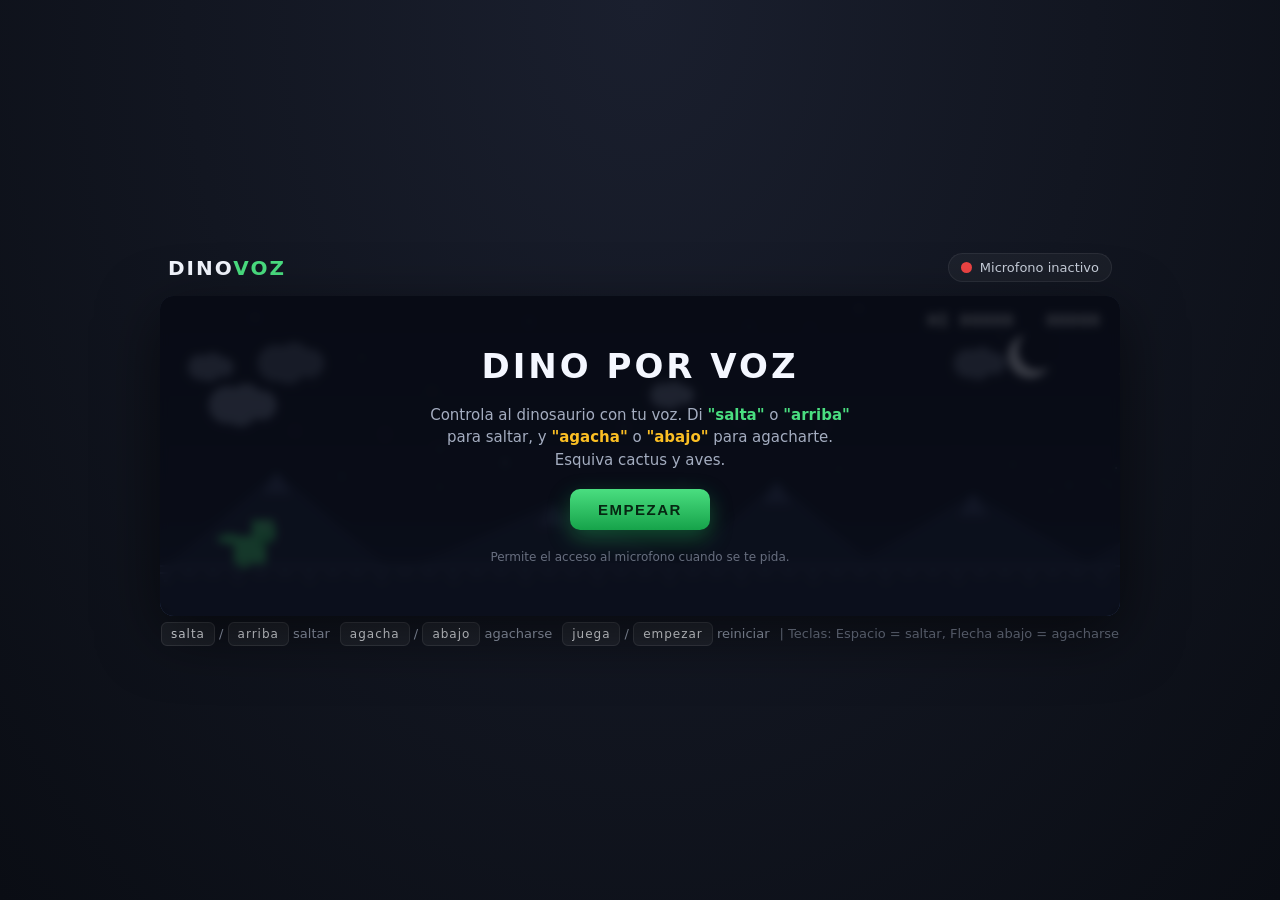
<file: dino.html>
<!DOCTYPE html>
<html lang="es">
<head>
<meta charset="UTF-8" />
<meta name="viewport" content="width=device-width, initial-scale=1.0" />
<title>Dino Voz - Corredor por Voz</title>
<!-- Vercel Web Analytics -->
<script>
  window.va = window.va || function () { (window.vaq = window.vaq || []).push(arguments); };
</script>
<script defer src="https://cdn.vercel-insights.com/v1/script.js"></script>
<style>
  * { box-sizing: border-box; margin: 0; padding: 0; }
  html, body {
    height: 100%;
    background: radial-gradient(ellipse at top, #1a1f2e 0%, #0a0d14 100%);
    color: #e6e9ef;
    font-family: 'Segoe UI', system-ui, -apple-system, sans-serif;
    overflow: hidden;
    user-select: none;
  }
  body {
    display: flex;
    flex-direction: column;
    align-items: center;
    justify-content: center;
    min-height: 100dvh;
    padding: 12px;
  }
  .wrap {
    width: min(960px, 100%);
    display: flex;
    flex-direction: column;
    gap: 10px;
  }
  header {
    display: flex;
    justify-content: space-between;
    align-items: center;
    padding: 4px 8px;
  }
  h1 {
    font-size: clamp(15px, 4vw, 20px);
    letter-spacing: 2px;
    font-weight: 600;
    color: #f4f7ff;
    text-transform: uppercase;
  }
  h1 span { color: #4ade80; }
  .mic {
    display: flex;
    align-items: center;
    gap: 8px;
    background: rgba(255,255,255,0.04);
    border: 1px solid rgba(255,255,255,0.07);
    padding: 6px 12px;
    border-radius: 999px;
    font-size: clamp(11px, 3vw, 13px);
    color: #c8cfdb;
  }
  .dot {
    width: 11px;
    height: 11px;
    border-radius: 50%;
    background: #ef4444;
    box-shadow: 0 0 0 0 rgba(239,68,68,0.6);
    transition: background 0.2s;
  }
  .dot.live {
    background: #22c55e;
    animation: pulse 1.4s infinite;
  }
  @keyframes pulse {
    0%   { box-shadow: 0 0 0 0 rgba(34,197,94,0.55); }
    70%  { box-shadow: 0 0 0 14px rgba(34,197,94,0); }
    100% { box-shadow: 0 0 0 0 rgba(34,197,94,0); }
  }
  .stage {
    position: relative;
    border-radius: 14px;
    overflow: hidden;
    background: linear-gradient(180deg, #0f1422 0%, #131a2c 60%, #1a2238 100%);
    box-shadow: 0 18px 60px rgba(0,0,0,0.55), inset 0 0 0 1px rgba(255,255,255,0.05);
  }
  canvas {
    display: block;
    width: 100%;
    height: auto;
    max-height: 75dvh;
    object-fit: contain;
    image-rendering: pixelated;
  }
  .heard {
    position: absolute;
    top: 14px;
    left: 50%;
    transform: translateX(-50%) translateY(-6px);
    background: rgba(74,222,128,0.12);
    color: #4ade80;
    border: 1px solid rgba(74,222,128,0.35);
    padding: 6px 16px;
    border-radius: 999px;
    font-size: 14px;
    font-weight: 600;
    letter-spacing: 1px;
    opacity: 0;
    transition: opacity 0.25s, transform 0.25s;
    pointer-events: none;
    text-transform: uppercase;
  }
  .heard.show {
    opacity: 1;
    transform: translateX(-50%) translateY(0);
  }
  .overlay {
    position: absolute;
    inset: 0;
    background: rgba(7,10,18,0.78);
    backdrop-filter: blur(4px);
    display: flex;
    flex-direction: column;
    align-items: center;
    justify-content: center;
    gap: 18px;
    text-align: center;
    padding: 20px;
    opacity: 0;
    pointer-events: none;
    transition: opacity 0.3s;
  }
  .overlay.show {
    opacity: 1;
    pointer-events: auto;
  }
  .overlay h2 {
    font-size: 34px;
    letter-spacing: 3px;
    color: #f4f7ff;
    text-transform: uppercase;
  }
  .overlay p {
    color: #a4adc0;
    font-size: 15px;
    max-width: 440px;
    line-height: 1.5;
  }
  .overlay .score-final {
    font-size: 18px;
    color: #4ade80;
    font-weight: 600;
    letter-spacing: 2px;
  }
  button {
    background: linear-gradient(180deg, #4ade80, #16a34a);
    color: #062712;
    border: none;
    padding: 12px 28px;
    font-size: 15px;
    font-weight: 700;
    letter-spacing: 1.5px;
    border-radius: 10px;
    cursor: pointer;
    text-transform: uppercase;
    box-shadow: 0 8px 22px rgba(34,197,94,0.35);
    transition: transform 0.15s, box-shadow 0.15s;
  }
  button:hover  { transform: translateY(-2px); box-shadow: 0 12px 26px rgba(34,197,94,0.45); }
  button:active { transform: translateY(0); }
  .legend {
    display: flex;
    flex-wrap: wrap;
    gap: 10px;
    justify-content: center;
    font-size: 13px;
    color: #9aa3b6;
  }
  .legend kbd {
    background: rgba(255,255,255,0.06);
    border: 1px solid rgba(255,255,255,0.1);
    padding: 4px 9px;
    border-radius: 6px;
    color: #e6e9ef;
    font-family: inherit;
    font-size: 12px;
    letter-spacing: 1px;
  }
  .err {
    color: #fca5a5;
    background: rgba(239,68,68,0.1);
    border: 1px solid rgba(239,68,68,0.3);
    padding: 8px 14px;
    border-radius: 8px;
    font-size: 13px;
    text-align: center;
  }
  @media (max-width: 600px) {
    body { padding: 6px; justify-content: flex-start; padding-top: 8px; }
    .wrap { gap: 6px; }
    .legend { display: none; }
    .overlay h2 { font-size: 22px; }
    .overlay p { font-size: 13px; }
    button { padding: 10px 22px; font-size: 13px; }
  }
</style>
</head>
<body>
  <div class="wrap">
    <header>
      <h1>Dino<span>Voz</span></h1>
      <div class="mic" id="micBox">
        <span class="dot" id="micDot"></span>
        <span id="micLabel">Microfono inactivo</span>
      </div>
    </header>

    <div class="stage" id="stage">
      <canvas id="game" width="960" height="320"></canvas>
      <div class="heard" id="heard"></div>
      <div class="overlay show" id="overlayStart">
        <h2>Dino por Voz</h2>
        <p>Controla al dinosaurio con tu voz. Di <b style="color:#4ade80">"salta"</b> o <b style="color:#4ade80">"arriba"</b> para saltar, y <b style="color:#fbbf24">"agacha"</b> o <b style="color:#fbbf24">"abajo"</b> para agacharte. Esquiva cactus y aves.</p>
        <button id="btnStart">Empezar</button>
        <p style="font-size:12px;opacity:0.6">Permite el acceso al microfono cuando se te pida.</p>
      </div>
      <div class="overlay" id="overlayOver">
        <h2>Game Over</h2>
        <div class="score-final" id="finalScore">PUNTOS 0</div>
        <p>Di <b style="color:#4ade80">"juega"</b> o <b style="color:#4ade80">"empezar"</b> para reintentar.</p>
        <button id="btnRestart">Reiniciar</button>
      </div>
    </div>

    <div class="legend">
      <span><kbd>salta</kbd> / <kbd>arriba</kbd> saltar</span>
      <span><kbd>agacha</kbd> / <kbd>abajo</kbd> agacharse</span>
      <span><kbd>juega</kbd> / <kbd>empezar</kbd> reiniciar</span>
      <span style="opacity:0.5">| Teclas: Espacio = saltar, Flecha abajo = agacharse</span>
    </div>
    <div id="errBox"></div>
  </div>

<script>
(() => {
  'use strict';

  const canvas = document.getElementById('game');
  const ctx = canvas.getContext('2d');
  const W = canvas.width;
  const H = canvas.height;
  const GROUND_Y = H - 50;

  const micDot = document.getElementById('micDot');
  const micLabel = document.getElementById('micLabel');
  const heardEl = document.getElementById('heard');
  const overlayStart = document.getElementById('overlayStart');
  const overlayOver = document.getElementById('overlayOver');
  const finalScoreEl = document.getElementById('finalScore');
  const btnStart = document.getElementById('btnStart');
  const btnRestart = document.getElementById('btnRestart');
  const errBox = document.getElementById('errBox');

  const STATE = { IDLE: 0, RUNNING: 1, OVER: 2 };
  let state = STATE.IDLE;

  const GRAVITY = 0.85;
  const JUMP_V = -15.5;
  const DUCK_JUMP_BOOST = -0.6;

  const dino = {
    x: 70, y: GROUND_Y - 46, w: 44, h: 46,
    vy: 0, onGround: true, ducking: false, legPhase: 0, blink: 0,
  };

  let speed = 6, baseSpeed = 6, score = 0;
  let highScore = +localStorage.getItem('dinoVozHigh') || 0;
  let frame = 0, obstacles = [], clouds = [], stars = [], mountains = [], dust = [];
  let groundOffset = 0, nextObstacleIn = 80;

  function initScenery() {
    clouds = [];
    for (let i = 0; i < 5; i++) clouds.push({ x: Math.random()*W, y: 30+Math.random()*90, s: 0.3+Math.random()*0.7, size: 14+Math.random()*18 });
    stars = [];
    for (let i = 0; i < 40; i++) stars.push({ x: Math.random()*W, y: Math.random()*(GROUND_Y-60), b: Math.random(), tw: Math.random()*Math.PI*2 });
    mountains = [];
    for (let i = 0; i < 6; i++) mountains.push({ x: i*220+Math.random()*80, h: 60+Math.random()*60, w: 180+Math.random()*100 });
  }
  initScenery();

  function spawnObstacle() {
    const r = Math.random();
    if (r < 0.6) {
      const variant = Math.floor(Math.random()*3);
      const heights = [38,50,62], widths = [18,24,36];
      obstacles.push({ type:'cactus', x:W+20, y:GROUND_Y-heights[variant], w:widths[variant], h:heights[variant], variant });
    } else {
      const altitude = Math.random()<0.5 ? GROUND_Y-90 : GROUND_Y-55;
      obstacles.push({ type:'bird', x:W+20, y:altitude, w:40, h:26, wing:0 });
    }
    nextObstacleIn = 60+Math.floor(Math.random()*70)-Math.min(30,Math.floor(speed*1.5));
  }

  function spawnDust(x, y) {
    for (let i = 0; i < 4; i++) dust.push({ x:x+(Math.random()-0.5)*10, y:y+(Math.random()-0.5)*4, vx:-1-Math.random()*2, vy:-Math.random()*1.5, life:18+Math.random()*8, size:2+Math.random()*2 });
  }

  function jump() {
    if (state !== STATE.RUNNING) return;
    if (dino.onGround) {
      dino.vy = JUMP_V+(dino.ducking?DUCK_JUMP_BOOST:0);
      dino.onGround = false; dino.ducking = false;
      spawnDust(dino.x+10, GROUND_Y);
    }
  }
  function duckStart() { if (state!==STATE.RUNNING) return; dino.ducking=true; if (!dino.onGround&&dino.vy<0) dino.vy*=0.5; }
  function duckEnd() { dino.ducking=false; }
  let duckUntil = 0;
  function duckPulse() { duckStart(); duckUntil=performance.now()+700; }

  document.addEventListener('keydown', (e) => {
    if (e.code==='Space'||e.code==='ArrowUp') { e.preventDefault(); if (state===STATE.IDLE||state===STATE.OVER) startGame(); else jump(); }
    else if (e.code==='ArrowDown') { e.preventDefault(); duckStart(); }
  });
  document.addEventListener('keyup', (e) => { if (e.code==='ArrowDown') duckEnd(); });
  btnStart.addEventListener('click', ()=>startGame());
  btnRestart.addEventListener('click', ()=>startGame());

  // Touch controls: tap = jump, swipe down = duck
  let touchStartY = 0;
  canvas.addEventListener('touchstart', (e) => {
    e.preventDefault();
    touchStartY = e.touches[0].clientY;
    if (state===STATE.IDLE||state===STATE.OVER) startGame(); else jump();
    if (!recognitionDesired) startRecognition();
  }, {passive:false});
  canvas.addEventListener('touchmove', (e) => {
    e.preventDefault();
    if (e.touches[0].clientY - touchStartY > 30) duckPulse();
  }, {passive:false});

  function startGame() {
    state=STATE.RUNNING; overlayStart.classList.remove('show'); overlayOver.classList.remove('show');
    obstacles=[]; dust=[]; score=0; speed=baseSpeed; frame=0; nextObstacleIn=80;
    dino.y=GROUND_Y-dino.h; dino.vy=0; dino.onGround=true; dino.ducking=false;
  }

  function gameOver() {
    state=STATE.OVER;
    if (score>highScore) { highScore=score; localStorage.setItem('dinoVozHigh',String(highScore)); }
    finalScoreEl.textContent=`PUNTOS ${String(Math.floor(score)).padStart(5,'0')}  |  MEJOR ${String(Math.floor(highScore)).padStart(5,'0')}`;
    overlayOver.classList.add('show');
  }

  function hitbox() {
    if (dino.ducking&&dino.onGround) return {x:dino.x+4,y:dino.y+24,w:dino.w+8,h:22};
    return {x:dino.x+6,y:dino.y+4,w:dino.w-12,h:dino.h-6};
  }
  function obstacleBox(o) {
    if (o.type==='bird') return {x:o.x+4,y:o.y+6,w:o.w-8,h:o.h-10};
    return {x:o.x+3,y:o.y+3,w:o.w-6,h:o.h-4};
  }
  function intersect(a,b) { return a.x<b.x+b.w&&a.x+a.w>b.x&&a.y<b.y+b.h&&a.y+a.h>b.y; }

  function update() {
    frame++;
    if (state!==STATE.RUNNING) {
      for (const c of clouds) { c.x-=0.3*c.s; if (c.x<-40){c.x=W+40;c.y=30+Math.random()*90;} }
      for (const s of stars) s.tw+=0.05;
      return;
    }
    score+=0.15+speed*0.01;
    speed=baseSpeed+Math.min(8,score/180);
    if (!dino.onGround) {
      dino.vy+=GRAVITY; dino.y+=dino.vy;
      if (dino.y>=GROUND_Y-dino.h) { dino.y=GROUND_Y-dino.h; dino.vy=0; dino.onGround=true; spawnDust(dino.x+8,GROUND_Y); }
    }
    dino.legPhase+=0.25+speed*0.025;
    dino.blink=(dino.blink+1)%240;
    if (duckUntil&&performance.now()>duckUntil) { duckUntil=0; duckEnd(); }
    groundOffset=(groundOffset+speed)%24;
    for (const m of mountains) { m.x-=speed*0.15; if (m.x+m.w<0){m.x=W+Math.random()*100;m.h=60+Math.random()*60;m.w=180+Math.random()*100;} }
    for (const c of clouds) { c.x-=speed*0.15*c.s+0.2; if (c.x<-40){c.x=W+40;c.y=30+Math.random()*90;c.s=0.3+Math.random()*0.7;} }
    for (const s of stars) s.tw+=0.04;
    nextObstacleIn--;
    if (nextObstacleIn<=0) spawnObstacle();
    for (const o of obstacles) { o.x-=speed; if (o.type==='bird') o.wing+=0.2; }
    obstacles=obstacles.filter(o=>o.x+o.w>-10);
    for (const p of dust) { p.x+=p.vx; p.y+=p.vy; p.vy+=0.1; p.life--; }
    dust=dust.filter(p=>p.life>0);
    const db=hitbox();
    for (const o of obstacles) { if (intersect(db,obstacleBox(o))) { gameOver(); break; } }
  }

  function drawSky() {
    const g=ctx.createLinearGradient(0,0,0,H);
    g.addColorStop(0,'#0f1422'); g.addColorStop(0.7,'#131a2c'); g.addColorStop(1,'#1c2640');
    ctx.fillStyle=g; ctx.fillRect(0,0,W,H);
    for (const s of stars) {
      const a=0.3+Math.sin(s.tw)*0.25+s.b*0.3;
      ctx.fillStyle=`rgba(220,230,255,${a.toFixed(3)})`;
      ctx.fillRect(s.x|0,s.y|0,2,2);
    }
    ctx.fillStyle='#e9edf7'; ctx.beginPath(); ctx.arc(W-90,60,22,0,Math.PI*2); ctx.fill();
    ctx.fillStyle='#0f1422'; ctx.beginPath(); ctx.arc(W-82,54,20,0,Math.PI*2); ctx.fill();
  }

  function drawMountains() {
    for (const m of mountains) {
      ctx.fillStyle='#1f2942';
      ctx.beginPath(); ctx.moveTo(m.x,GROUND_Y); ctx.lineTo(m.x+m.w/2,GROUND_Y-m.h); ctx.lineTo(m.x+m.w,GROUND_Y); ctx.closePath(); ctx.fill();
      ctx.fillStyle='#3b4769';
      ctx.beginPath(); ctx.moveTo(m.x+m.w/2-14,GROUND_Y-m.h+22); ctx.lineTo(m.x+m.w/2,GROUND_Y-m.h); ctx.lineTo(m.x+m.w/2+14,GROUND_Y-m.h+22); ctx.closePath(); ctx.fill();
    }
  }

  function drawCloud(c) {
    ctx.fillStyle=`rgba(180,195,225,${0.25+c.s*0.35})`;
    const s=c.size;
    ctx.beginPath();
    ctx.arc(c.x,c.y,s*0.7,0,Math.PI*2); ctx.arc(c.x+s*0.7,c.y-s*0.2,s*0.6,0,Math.PI*2);
    ctx.arc(c.x+s*1.3,c.y,s*0.55,0,Math.PI*2); ctx.arc(c.x+s*0.5,c.y+s*0.2,s*0.6,0,Math.PI*2);
    ctx.fill();
  }

  function drawGround() {
    ctx.strokeStyle='#3b4769'; ctx.lineWidth=2;
    ctx.beginPath(); ctx.moveTo(0,GROUND_Y); ctx.lineTo(W,GROUND_Y); ctx.stroke();
    ctx.fillStyle='#4a577a';
    for (let x=-groundOffset; x<W; x+=24) {
      ctx.fillRect(x,GROUND_Y+6,10,2);
      if ((x+groundOffset)%72===0) ctx.fillRect(x+4,GROUND_Y+14,4,2);
    }
    const gg=ctx.createLinearGradient(0,GROUND_Y,0,H);
    gg.addColorStop(0,'rgba(74,87,122,0.18)'); gg.addColorStop(1,'rgba(74,87,122,0)');
    ctx.fillStyle=gg; ctx.fillRect(0,GROUND_Y,W,H-GROUND_Y);
  }

  function drawDino() {
    const ducking=dino.ducking&&dino.onGround;
    const x=dino.x, y=ducking?dino.y+18:dino.y, w=ducking?dino.w+12:dino.w, h=ducking?dino.h-18:dino.h;
    const bodyCol='#4ade80', darkCol='#16a34a';
    ctx.fillStyle=bodyCol;
    ctx.fillRect(x+4,y+(ducking?4:16),w-12,h-(ducking?8:18));
    if (ducking) {
      ctx.fillRect(x+w-20,y,18,14);
      ctx.fillStyle='#0a0d14'; ctx.fillRect(x+w-8,y+4,3,3);
      ctx.fillStyle=darkCol; ctx.fillRect(x+w-14,y+10,10,2);
    } else {
      ctx.fillRect(x+w-22,y,22,22);
      ctx.fillRect(x+w-4,y+8,6,8);
      ctx.fillStyle='#fff'; ctx.fillRect(x+w-10,y+4,4,4);
      ctx.fillStyle='#0a0d14';
      const blinking=dino.blink>230;
      if (!blinking) ctx.fillRect(x+w-8,y+5,2,3);
      else { ctx.fillStyle=darkCol; ctx.fillRect(x+w-10,y+6,4,1); }
      ctx.fillStyle=darkCol;
      ctx.fillRect(x+w-14,y+16,12,2);
      ctx.fillRect(x+w-2,y+10,2,2);
    }
    ctx.fillStyle=bodyCol;
    if (ducking) { ctx.fillRect(x-8,y+4,14,8); ctx.fillRect(x-14,y+6,8,5); }
    else { ctx.fillRect(x-6,y+14,12,10); ctx.fillRect(x-12,y+16,8,6); }
    ctx.fillStyle=darkCol;
    if (!ducking) ctx.fillRect(x+w-14,y+22,6,4);
    ctx.fillStyle=bodyCol;
    if (dino.onGround) {
      const phase=Math.sin(dino.legPhase);
      const lift1=phase>0?4:0, lift2=phase>0?0:4;
      if (ducking) { ctx.fillRect(x+8,y+h-6-lift1,6,6); ctx.fillRect(x+w-18,y+h-6-lift2,6,6); }
      else { ctx.fillRect(x+10,y+h-10-lift1,8,12); ctx.fillRect(x+w-20,y+h-10-lift2,8,12); }
    } else { ctx.fillRect(x+10,y+h-14,8,10); ctx.fillRect(x+w-20,y+h-14,8,10); }
    ctx.fillStyle='rgba(0,0,0,0.15)';
    ctx.fillRect(x+6,y+h-6,w-14,3);
  }

  function drawCactus(o) {
    ctx.fillStyle='#5fae5a';
    ctx.fillRect(o.x+o.w/2-5,o.y,10,o.h);
    if (o.variant===0) { ctx.fillRect(o.x+o.w/2-5-8,o.y+10,8,4); ctx.fillRect(o.x+o.w/2-5-8,o.y+10,4,14); }
    else if (o.variant===1) { ctx.fillRect(o.x+o.w/2+5,o.y+14,8,4); ctx.fillRect(o.x+o.w/2+5+4,o.y+14,4,16); ctx.fillRect(o.x+o.w/2-5-8,o.y+22,8,4); ctx.fillRect(o.x+o.w/2-5-8,o.y+22,4,12); }
    else { ctx.fillRect(o.x+o.w/2-5-10,o.y+8,10,5); ctx.fillRect(o.x+o.w/2-5-10,o.y+8,5,18); ctx.fillRect(o.x+o.w/2+5,o.y+20,10,5); ctx.fillRect(o.x+o.w/2+5+5,o.y+20,5,18); }
    ctx.fillStyle='#3a7a37';
    for (let i=3; i<o.h-4; i+=5) { ctx.fillRect(o.x+o.w/2-4,o.y+i,2,2); ctx.fillRect(o.x+o.w/2+2,o.y+i+2,2,2); }
    ctx.fillStyle='#7fc878'; ctx.fillRect(o.x+o.w/2-4,o.y+2,2,o.h-6);
  }

  function drawBird(o) {
    const wing=Math.sin(o.wing)>0?1:-1;
    ctx.fillStyle='#a3b3d4';
    ctx.fillRect(o.x+10,o.y+10,22,8); ctx.fillRect(o.x+28,o.y+6,10,8);
    ctx.fillStyle='#fbbf24'; ctx.fillRect(o.x+38,o.y+9,4,3);
    ctx.fillStyle='#0a0d14'; ctx.fillRect(o.x+34,o.y+8,2,2);
    ctx.fillStyle='#cdd6ea';
    if (wing>0) { ctx.fillRect(o.x+12,o.y,16,6); ctx.fillRect(o.x+14,o.y-4,12,4); }
    else { ctx.fillRect(o.x+12,o.y+16,16,6); ctx.fillRect(o.x+14,o.y+20,12,4); }
    ctx.fillStyle='#a3b3d4'; ctx.fillRect(o.x+4,o.y+12,8,4);
  }

  function drawDust() {
    for (const p of dust) {
      const a=Math.max(0,p.life/24);
      ctx.fillStyle=`rgba(160,170,190,${a.toFixed(3)})`;
      ctx.fillRect(p.x|0,p.y|0,p.size,p.size);
    }
  }

  function drawHUD() {
    ctx.fillStyle='#e6e9ef'; ctx.font='bold 18px "Courier New", monospace'; ctx.textAlign='right';
    const s=String(Math.floor(score)).padStart(5,'0');
    ctx.fillText(`HI ${String(Math.floor(highScore)).padStart(5,'0')}   ${s}`,W-20,30);
    ctx.textAlign='left';
  }

  function render() {
    drawSky();
    for (const c of clouds) drawCloud(c);
    drawMountains();
    drawGround();
    drawDust();
    for (const o of obstacles) { if (o.type==='cactus') drawCactus(o); else drawBird(o); }
    drawDino();
    drawHUD();
  }

  function loop() { update(); render(); requestAnimationFrame(loop); }
  loop();

  function showHeard(word) {
    heardEl.textContent=word; heardEl.classList.add('show');
    clearTimeout(showHeard._t);
    showHeard._t=setTimeout(()=>heardEl.classList.remove('show'),900);
  }
  function setMic(live,label) {
    if (live) micDot.classList.add('live'); else micDot.classList.remove('live');
    micLabel.textContent=label;
  }
  function handleCommand(raw) {
    const text=raw.toLowerCase().trim();
    if (!text) return;
    showHeard(text);
    const has=(kw)=>text.includes(kw);
    if (has('salta')||has('salto')||has('arriba')||has('brinca')||has('jump')||has('up')) {
      if (state===STATE.RUNNING) jump(); else startGame();
    } else if (has('agacha')||has('agachar')||has('abajo')||has('abaja')||has('duck')||has('down')) {
      duckPulse();
    } else if (has('juega')||has('empezar')||has('empieza')||has('reinicia')||has('comenzar')||has('start')||has('play')) {
      if (state!==STATE.RUNNING) startGame();
    }
  }

  let recognition=null, recognitionDesired=false;

  function startRecognition() {
    const SR=window.SpeechRecognition||window.webkitSpeechRecognition;
    if (!SR) {
      errBox.innerHTML='<div class="err">Tu navegador no soporta Web Speech API. Usa Chrome o Edge para control por voz. Puedes usar el teclado: Espacio para saltar, Flecha abajo para agacharse.</div>';
      setMic(false,'Voz no soportada'); return;
    }
    if (recognition) { try { recognition.abort(); } catch(e){} }
    recognition=new SR();
    recognition.lang='es-ES'; recognition.continuous=true; recognition.interimResults=true; recognition.maxAlternatives=3;
    recognition.onstart=()=>setMic(true,'Escuchando');
    recognition.onaudiostart=()=>setMic(true,'Escuchando');
    recognition.onspeechstart=()=>setMic(true,'Detectando voz');
    recognition.onspeechend=()=>setMic(true,'Escuchando');
    recognition.onerror=(e)=>{
      if (e.error==='not-allowed'||e.error==='service-not-allowed') {
        setMic(false,'Permiso denegado');
        errBox.innerHTML='<div class="err">Acceso al microfono denegado. Habilita el microfono en el navegador para jugar por voz.</div>';
        recognitionDesired=false;
      } else if (e.error==='no-speech'||e.error==='aborted') {
        // ignore
      } else { setMic(false,'Error: '+e.error); }
    };
    recognition.onend=()=>{
      if (recognitionDesired) { try { recognition.start(); } catch(e){ setTimeout(()=>{try{recognition.start();}catch(er){}},250); } }
      else setMic(false,'Microfono inactivo');
    };
    recognition.onresult=(event)=>{
      for (let i=event.resultIndex; i<event.results.length; i++) {
        const res=event.results[i];
        let best='';
        for (let a=0;a<res.length;a++){best=res[a].transcript;if(best)break;}
        if (!best) continue;
        if (res.isFinal) {
          handleCommand._lastInterim=null;
          handleCommand(best);
        } else {
          // Prefix matching on every word for instant response
          const words=best.trim().toLowerCase().split(/\s+/);
          let matched=null;
          for (const w of words) {
            if (!w) continue;
            if (w.startsWith('sal')||w.startsWith('arr')||w.startsWith('bri')||w==='up'||w==='jump') { matched='salta'; break; }
            if (w.startsWith('aga')||w.startsWith('aba')||w==='duck'||w==='down') { matched='agacha'; break; }
            if (w.startsWith('jue')||w.startsWith('emp')||w.startsWith('com')||w==='play'||w==='start') { matched='juega'; break; }
          }
          if (matched && matched!==handleCommand._lastInterim) {
            handleCommand._lastInterim=matched;
            setTimeout(()=>{handleCommand._lastInterim=null;},200);
            handleCommand(matched);
          }
        }
      }
    };
    recognitionDesired=true;
    try { recognition.start(); } catch(e){}
  }

  btnStart.addEventListener('click',startRecognition,{once:true});
  btnRestart.addEventListener('click',()=>{ if (!recognitionDesired) startRecognition(); });
  document.addEventListener('keydown',function once(e){
    if (e.code==='Space'||e.code==='ArrowUp'||e.code==='ArrowDown') {
      if (!recognitionDesired) startRecognition();
      document.removeEventListener('keydown',once);
    }
  });
  document.addEventListener('visibilitychange',()=>{
    if (document.hidden&&recognition){try{recognition.abort();}catch(e){}}
    else if (!document.hidden&&recognitionDesired){try{recognition.start();}catch(e){}}
  });

})();
</script>
</body>
</html>
</file>
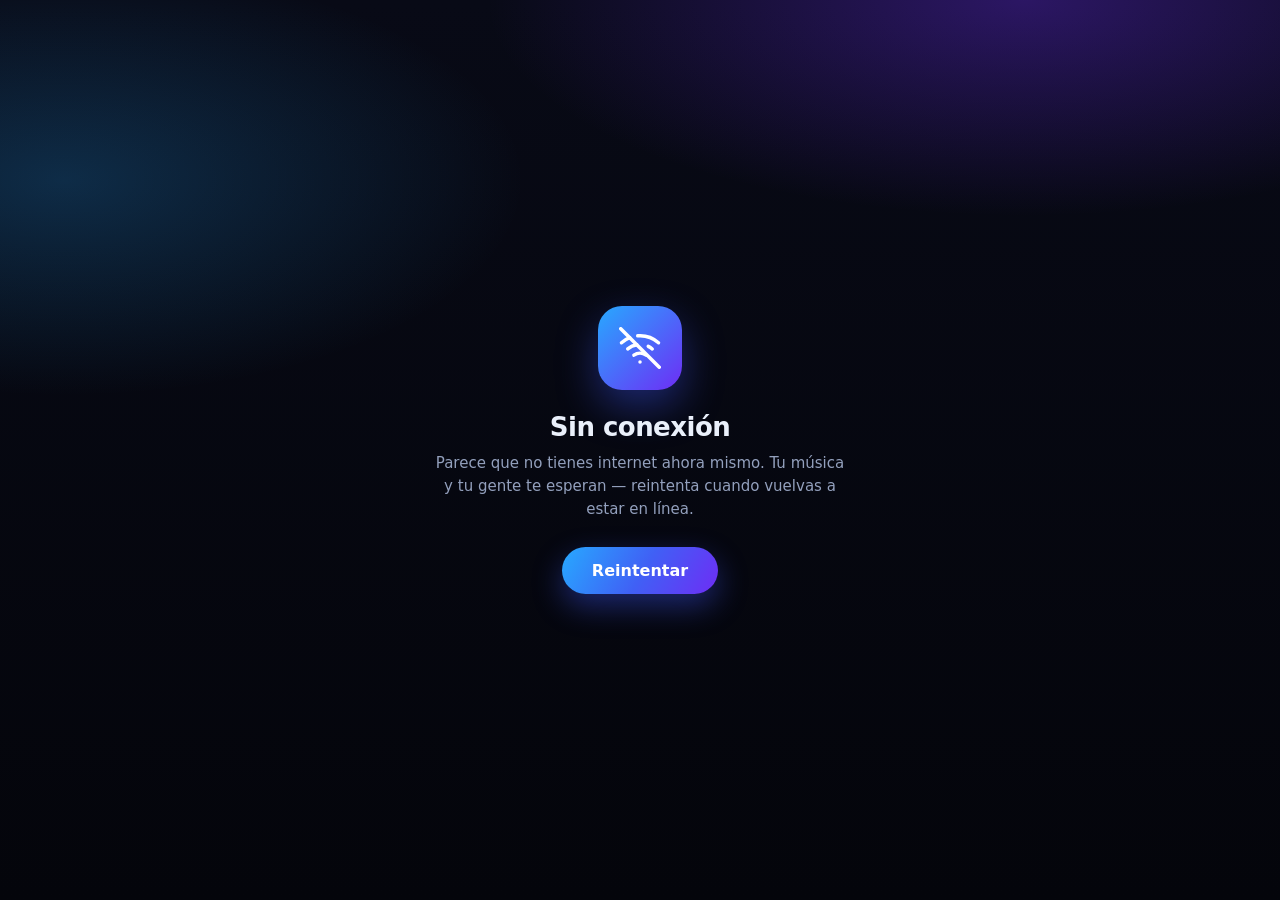
<file: offline.html>
<!DOCTYPE html>
<html lang="es">
<head>
<meta charset="UTF-8" />
<meta name="viewport" content="width=device-width, initial-scale=1.0" />
<title>Sin conexión — UnderBro</title>
<meta name="theme-color" content="#0a0d18" />
<style>
  * { box-sizing: border-box; margin: 0; padding: 0; }
  html, body { height: 100%; }
  body {
    display: grid; place-items: center; text-align: center; padding: 24px;
    font-family: 'Inter', system-ui, -apple-system, sans-serif; color: #eaf0fb;
    background: radial-gradient(70% 40% at 80% 0%, rgba(110,45,245,.35), transparent 60%),
                radial-gradient(60% 40% at 5% 20%, rgba(39,169,255,.22), transparent 60%),
                linear-gradient(180deg, #080a16, #04050b);
  }
  .box { max-width: 420px; }
  .ic { width: 84px; height: 84px; margin: 0 auto 22px; border-radius: 24px; display: grid; place-items: center;
        background: linear-gradient(135deg, #27a9ff, #6e2df5); box-shadow: 0 16px 40px rgba(62,87,252,.4); }
  .ic svg { width: 42px; height: 42px; fill: none; stroke: #fff; stroke-width: 2; stroke-linecap: round; stroke-linejoin: round; }
  h1 { font-size: 26px; font-weight: 900; letter-spacing: -.02em; margin-bottom: 10px; }
  p { color: #93a0bd; font-size: 15px; line-height: 1.55; margin-bottom: 26px; }
  button {
    font: inherit; font-weight: 800; color: #fff; border: none; cursor: pointer;
    padding: 14px 30px; border-radius: 999px;
    background: linear-gradient(120deg, #27a9ff, #4060f5 52%, #6e2df5);
    box-shadow: 0 12px 30px rgba(62,87,252,.4);
  }
  button:active { transform: scale(.97); }
</style>
</head>
<body>
  <div class="box">
    <div class="ic"><svg viewBox="0 0 24 24"><path d="M1 1l22 22"/><path d="M16.72 11.06A10.94 10.94 0 0 1 19 12.55"/><path d="M5 12.55a10.94 10.94 0 0 1 5.17-2.39"/><path d="M10.71 5.05A16 16 0 0 1 22.58 9"/><path d="M1.42 9a15.91 15.91 0 0 1 4.7-2.88"/><path d="M8.53 16.11a6 6 0 0 1 6.95 0"/><line x1="12" y1="20" x2="12.01" y2="20"/></svg></div>
    <h1>Sin conexión</h1>
    <p>Parece que no tienes internet ahora mismo. Tu música y tu gente te esperan — reintenta cuando vuelvas a estar en línea.</p>
    <button onclick="location.reload()">Reintentar</button>
  </div>
</body>
</html>
</file>
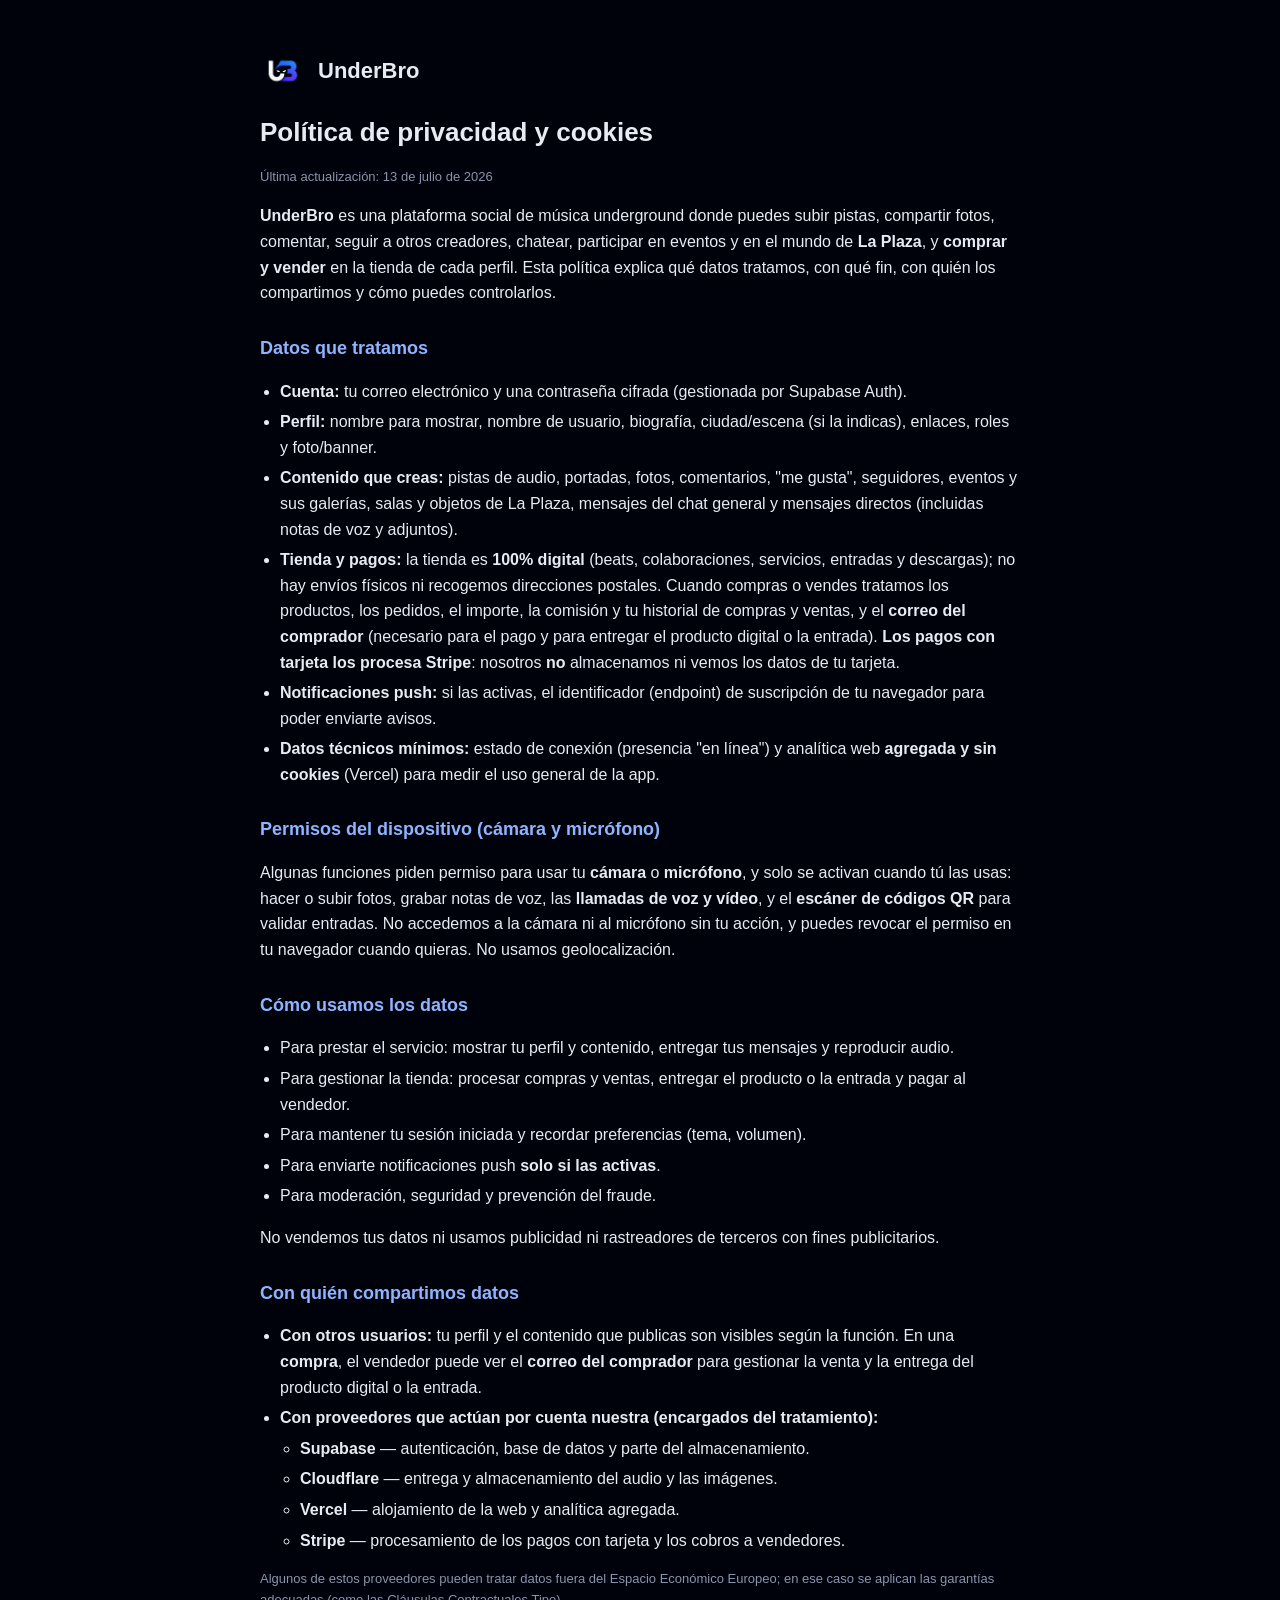
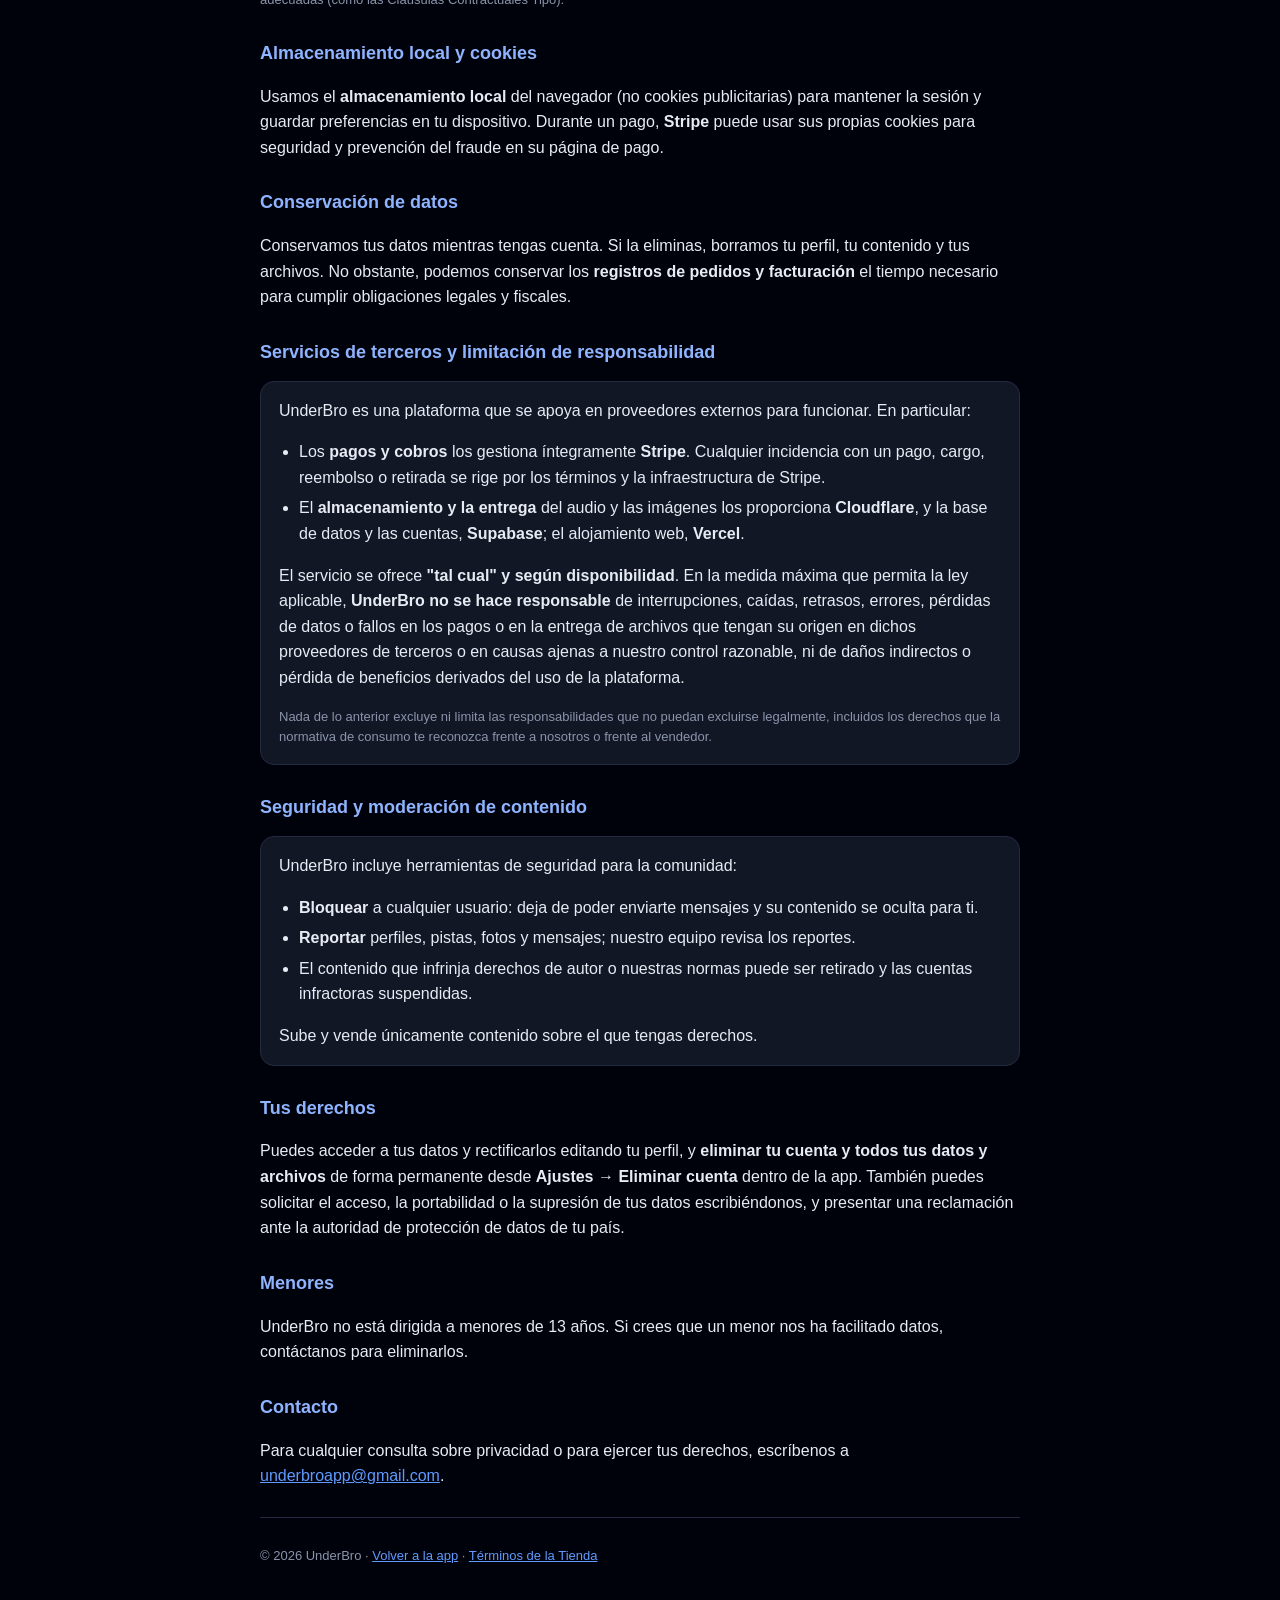
<file: privacy.html>
<!DOCTYPE html>
<html lang="es">
<head>
<meta charset="UTF-8" />
<meta name="viewport" content="width=device-width, initial-scale=1.0" />
<title>UnderBro — Política de privacidad</title>
<meta name="robots" content="index,follow" />
<!-- Vercel Web Analytics -->
<script>
  window.va = window.va || function () { (window.vaq = window.vaq || []).push(arguments); };
</script>
<script defer src="https://cdn.vercel-insights.com/v1/script.js"></script>
<style>
  :root { color-scheme: dark; }
  * { box-sizing: border-box; }
  body {
    margin: 0; background: #00020b; color: #e7ebf3;
    font-family: -apple-system, BlinkMacSystemFont, "Segoe UI", Roboto, Helvetica, Arial, sans-serif;
    line-height: 1.6; padding: 0 18px;
  }
  .wrap { max-width: 760px; margin: 0 auto; padding: 48px 0 80px; }
  .brand { display: flex; align-items: center; gap: 12px; margin-bottom: 8px; }
  .brand img { width: 46px; height: 46px; border-radius: 12px; }
  .brand b { font-size: 22px; }
  h1 { font-size: 26px; margin: 18px 0 4px; }
  h2 { font-size: 18px; margin: 28px 0 8px; color: #8fb4ff; }
  a { color: #5f9bff; }
  .muted { color: #8a94aa; font-size: 13px; }
  ul { padding-left: 20px; }
  li { margin: 5px 0; }
  hr { border: none; border-top: 1px solid #232b40; margin: 28px 0; }
  .card { background: #121726; border: 1px solid #232b40; border-radius: 14px; padding: 16px 18px; margin-top: 14px; }
</style>
</head>
<body>
  <div class="wrap">
    <div class="brand"><img src="/icon-192.png" alt="UnderBro" /><b>UnderBro</b></div>
    <h1>Política de privacidad y cookies</h1>
    <p class="muted">Última actualización: 13 de julio de 2026</p>

    <p><b>UnderBro</b> es una plataforma social de música underground donde puedes subir pistas,
    compartir fotos, comentar, seguir a otros creadores, chatear, participar en eventos y en el mundo
    de <b>La Plaza</b>, y <b>comprar y vender</b> en la tienda de cada perfil. Esta política explica qué
    datos tratamos, con qué fin, con quién los compartimos y cómo puedes controlarlos.</p>

    <h2>Datos que tratamos</h2>
    <ul>
      <li><b>Cuenta:</b> tu correo electrónico y una contraseña cifrada (gestionada por Supabase Auth).</li>
      <li><b>Perfil:</b> nombre para mostrar, nombre de usuario, biografía, ciudad/escena (si la indicas),
      enlaces, roles y foto/banner.</li>
      <li><b>Contenido que creas:</b> pistas de audio, portadas, fotos, comentarios, "me gusta",
      seguidores, eventos y sus galerías, salas y objetos de La Plaza, mensajes del chat general y
      mensajes directos (incluidas notas de voz y adjuntos).</li>
      <li><b>Tienda y pagos:</b> la tienda es <b>100% digital</b> (beats, colaboraciones, servicios,
      entradas y descargas); no hay envíos físicos ni recogemos direcciones postales. Cuando compras o
      vendes tratamos los productos, los pedidos, el importe, la comisión y tu historial de compras y
      ventas, y el <b>correo del comprador</b> (necesario para el pago y para entregar el producto digital
      o la entrada). <b>Los pagos con tarjeta los procesa Stripe</b>: nosotros <b>no</b> almacenamos ni
      vemos los datos de tu tarjeta.</li>
      <li><b>Notificaciones push:</b> si las activas, el identificador (endpoint) de suscripción de tu
      navegador para poder enviarte avisos.</li>
      <li><b>Datos técnicos mínimos:</b> estado de conexión (presencia "en línea") y analítica web
      <b>agregada y sin cookies</b> (Vercel) para medir el uso general de la app.</li>
    </ul>

    <h2>Permisos del dispositivo (cámara y micrófono)</h2>
    <p>Algunas funciones piden permiso para usar tu <b>cámara</b> o <b>micrófono</b>, y solo se activan
    cuando tú las usas: hacer o subir fotos, grabar notas de voz, las <b>llamadas de voz y vídeo</b>, y el
    <b>escáner de códigos QR</b> para validar entradas. No accedemos a la cámara ni al micrófono sin tu
    acción, y puedes revocar el permiso en tu navegador cuando quieras. No usamos geolocalización.</p>

    <h2>Cómo usamos los datos</h2>
    <ul>
      <li>Para prestar el servicio: mostrar tu perfil y contenido, entregar tus mensajes y reproducir audio.</li>
      <li>Para gestionar la tienda: procesar compras y ventas, entregar el producto o la entrada y pagar
      al vendedor.</li>
      <li>Para mantener tu sesión iniciada y recordar preferencias (tema, volumen).</li>
      <li>Para enviarte notificaciones push <b>solo si las activas</b>.</li>
      <li>Para moderación, seguridad y prevención del fraude.</li>
    </ul>
    <p>No vendemos tus datos ni usamos publicidad ni rastreadores de terceros con fines publicitarios.</p>

    <h2>Con quién compartimos datos</h2>
    <ul>
      <li><b>Con otros usuarios:</b> tu perfil y el contenido que publicas son visibles según la función.
      En una <b>compra</b>, el vendedor puede ver el <b>correo del comprador</b> para gestionar la venta y
      la entrega del producto digital o la entrada.</li>
      <li><b>Con proveedores que actúan por cuenta nuestra (encargados del tratamiento):</b>
        <ul>
          <li><b>Supabase</b> — autenticación, base de datos y parte del almacenamiento.</li>
          <li><b>Cloudflare</b> — entrega y almacenamiento del audio y las imágenes.</li>
          <li><b>Vercel</b> — alojamiento de la web y analítica agregada.</li>
          <li><b>Stripe</b> — procesamiento de los pagos con tarjeta y los cobros a vendedores.</li>
        </ul>
      </li>
    </ul>
    <p class="muted">Algunos de estos proveedores pueden tratar datos fuera del Espacio Económico Europeo;
    en ese caso se aplican las garantías adecuadas (como las Cláusulas Contractuales Tipo).</p>

    <h2>Almacenamiento local y cookies</h2>
    <p>Usamos el <b>almacenamiento local</b> del navegador (no cookies publicitarias) para mantener la
    sesión y guardar preferencias en tu dispositivo. Durante un pago, <b>Stripe</b> puede usar sus propias
    cookies para seguridad y prevención del fraude en su página de pago.</p>

    <h2>Conservación de datos</h2>
    <p>Conservamos tus datos mientras tengas cuenta. Si la eliminas, borramos tu perfil, tu contenido y
    tus archivos. No obstante, podemos conservar los <b>registros de pedidos y facturación</b> el tiempo
    necesario para cumplir obligaciones legales y fiscales.</p>

    <h2>Servicios de terceros y limitación de responsabilidad</h2>
    <div class="card">
      <p style="margin-top:0">UnderBro es una plataforma que se apoya en proveedores externos para
      funcionar. En particular:</p>
      <ul>
        <li>Los <b>pagos y cobros</b> los gestiona íntegramente <b>Stripe</b>. Cualquier incidencia con un
        pago, cargo, reembolso o retirada se rige por los términos y la infraestructura de Stripe.</li>
        <li>El <b>almacenamiento y la entrega</b> del audio y las imágenes los proporciona
        <b>Cloudflare</b>, y la base de datos y las cuentas, <b>Supabase</b>; el alojamiento web,
        <b>Vercel</b>.</li>
      </ul>
      <p>El servicio se ofrece <b>"tal cual" y según disponibilidad</b>. En la medida máxima que permita la
      ley aplicable, <b>UnderBro no se hace responsable</b> de interrupciones, caídas, retrasos, errores,
      pérdidas de datos o fallos en los pagos o en la entrega de archivos que tengan su origen en dichos
      proveedores de terceros o en causas ajenas a nuestro control razonable, ni de daños indirectos o
      pérdida de beneficios derivados del uso de la plataforma.</p>
      <p style="margin-bottom:0" class="muted">Nada de lo anterior excluye ni limita las
      responsabilidades que no puedan excluirse legalmente, incluidos los derechos que la normativa de
      consumo te reconozca frente a nosotros o frente al vendedor.</p>
    </div>

    <h2>Seguridad y moderación de contenido</h2>
    <div class="card">
      <p style="margin-top:0">UnderBro incluye herramientas de seguridad para la comunidad:</p>
      <ul>
        <li><b>Bloquear</b> a cualquier usuario: deja de poder enviarte mensajes y su contenido se oculta para ti.</li>
        <li><b>Reportar</b> perfiles, pistas, fotos y mensajes; nuestro equipo revisa los reportes.</li>
        <li>El contenido que infrinja derechos de autor o nuestras normas puede ser retirado y las
        cuentas infractoras suspendidas.</li>
      </ul>
      <p style="margin-bottom:0">Sube y vende únicamente contenido sobre el que tengas derechos.</p>
    </div>

    <h2>Tus derechos</h2>
    <p>Puedes acceder a tus datos y rectificarlos editando tu perfil, y <b>eliminar tu cuenta y todos tus
    datos y archivos</b> de forma permanente desde <b>Ajustes → Eliminar cuenta</b> dentro de la app.
    También puedes solicitar el acceso, la portabilidad o la supresión de tus datos escribiéndonos, y
    presentar una reclamación ante la autoridad de protección de datos de tu país.</p>

    <h2>Menores</h2>
    <p>UnderBro no está dirigida a menores de 13 años. Si crees que un menor nos ha facilitado datos,
    contáctanos para eliminarlos.</p>

    <h2>Contacto</h2>
    <p>Para cualquier consulta sobre privacidad o para ejercer tus derechos, escríbenos a
    <a href="mailto:underbroapp@gmail.com">underbroapp@gmail.com</a>.</p>

    <hr />
    <p class="muted">© 2026 UnderBro · <a href="/">Volver a la app</a> · <a href="/terminos">Términos de la Tienda</a></p>
  </div>
</body>
</html>
</file>
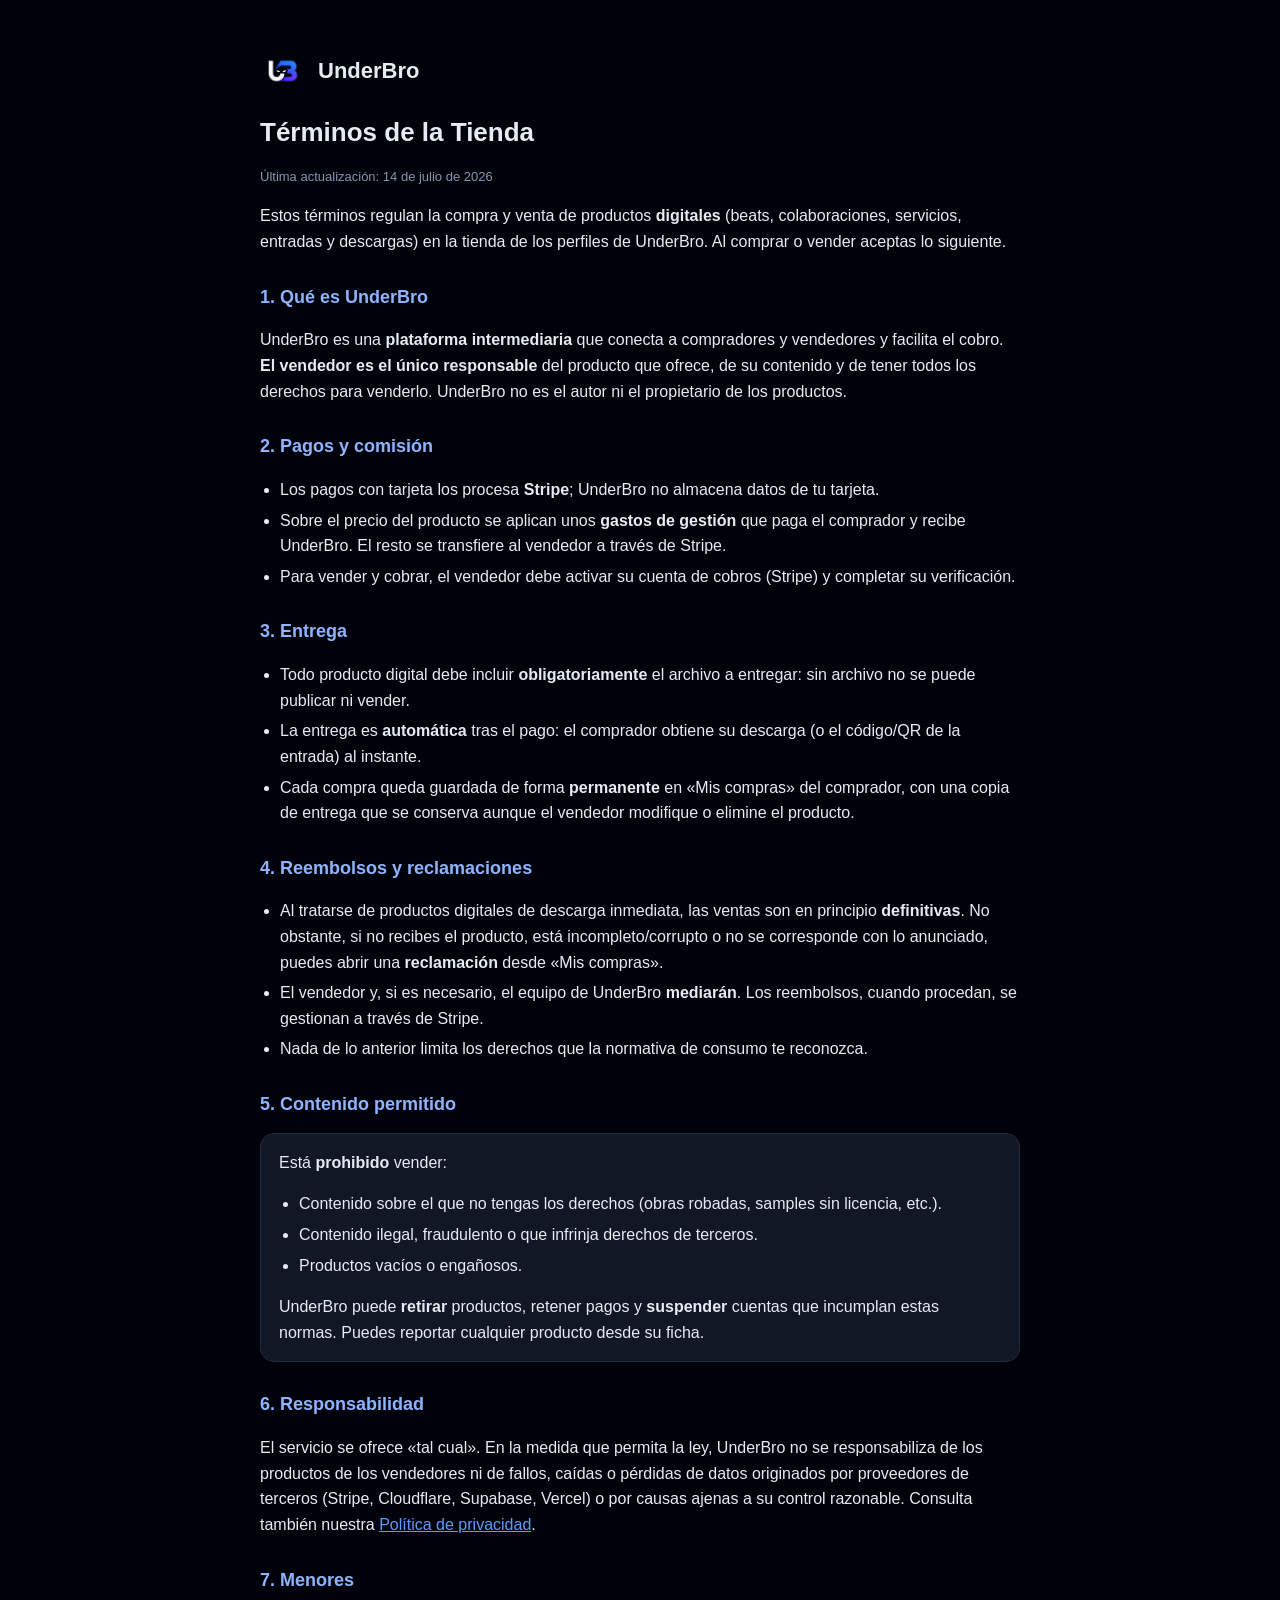
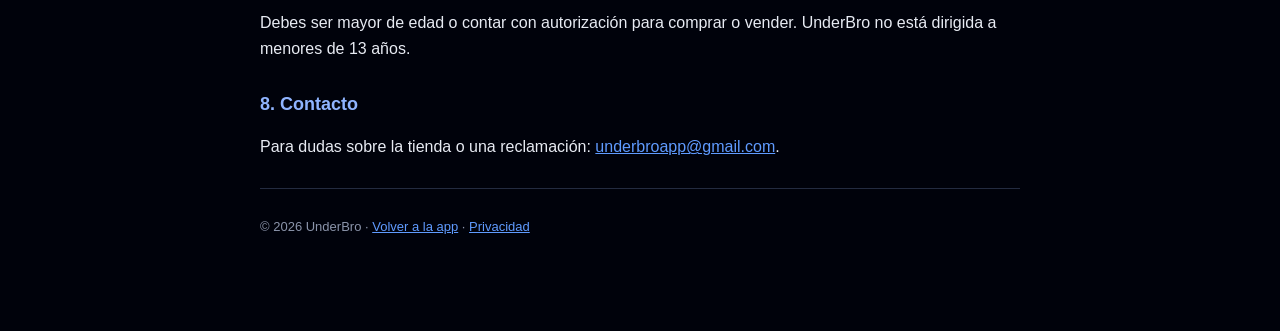
<file: terminos.html>
<!DOCTYPE html>
<html lang="es">
<head>
<meta charset="UTF-8" />
<meta name="viewport" content="width=device-width, initial-scale=1.0" />
<title>UnderBro — Términos de la Tienda</title>
<meta name="robots" content="index,follow" />
<style>
  :root { color-scheme: dark; }
  * { box-sizing: border-box; }
  body { margin: 0; background: #00020b; color: #e7ebf3;
    font-family: -apple-system, BlinkMacSystemFont, "Segoe UI", Roboto, Helvetica, Arial, sans-serif;
    line-height: 1.6; padding: 0 18px; }
  .wrap { max-width: 760px; margin: 0 auto; padding: 48px 0 80px; }
  .brand { display: flex; align-items: center; gap: 12px; margin-bottom: 8px; }
  .brand img { width: 46px; height: 46px; border-radius: 12px; }
  .brand b { font-size: 22px; }
  h1 { font-size: 26px; margin: 18px 0 4px; }
  h2 { font-size: 18px; margin: 28px 0 8px; color: #8fb4ff; }
  a { color: #5f9bff; }
  .muted { color: #8a94aa; font-size: 13px; }
  ul { padding-left: 20px; } li { margin: 5px 0; }
  hr { border: none; border-top: 1px solid #232b40; margin: 28px 0; }
  .card { background: #121726; border: 1px solid #232b40; border-radius: 14px; padding: 16px 18px; margin-top: 14px; }
</style>
</head>
<body>
  <div class="wrap">
    <div class="brand"><img src="/icon-192.png" alt="UnderBro" /><b>UnderBro</b></div>
    <h1>Términos de la Tienda</h1>
    <p class="muted">Última actualización: 14 de julio de 2026</p>

    <p>Estos términos regulan la compra y venta de productos <b>digitales</b> (beats, colaboraciones,
    servicios, entradas y descargas) en la tienda de los perfiles de UnderBro. Al comprar o vender aceptas
    lo siguiente.</p>

    <h2>1. Qué es UnderBro</h2>
    <p>UnderBro es una <b>plataforma intermediaria</b> que conecta a compradores y vendedores y facilita el
    cobro. <b>El vendedor es el único responsable</b> del producto que ofrece, de su contenido y de tener
    todos los derechos para venderlo. UnderBro no es el autor ni el propietario de los productos.</p>

    <h2>2. Pagos y comisión</h2>
    <ul>
      <li>Los pagos con tarjeta los procesa <b>Stripe</b>; UnderBro no almacena datos de tu tarjeta.</li>
      <li>Sobre el precio del producto se aplican unos <b>gastos de gestión</b> que paga el comprador y
      recibe UnderBro. El resto se transfiere al vendedor a través de Stripe.</li>
      <li>Para vender y cobrar, el vendedor debe activar su cuenta de cobros (Stripe) y completar su
      verificación.</li>
    </ul>

    <h2>3. Entrega</h2>
    <ul>
      <li>Todo producto digital debe incluir <b>obligatoriamente</b> el archivo a entregar: sin archivo no
      se puede publicar ni vender.</li>
      <li>La entrega es <b>automática</b> tras el pago: el comprador obtiene su descarga (o el código/QR de
      la entrada) al instante.</li>
      <li>Cada compra queda guardada de forma <b>permanente</b> en «Mis compras» del comprador, con una
      copia de entrega que se conserva aunque el vendedor modifique o elimine el producto.</li>
    </ul>

    <h2>4. Reembolsos y reclamaciones</h2>
    <ul>
      <li>Al tratarse de productos digitales de descarga inmediata, las ventas son en principio
      <b>definitivas</b>. No obstante, si no recibes el producto, está incompleto/corrupto o no se
      corresponde con lo anunciado, puedes abrir una <b>reclamación</b> desde «Mis compras».</li>
      <li>El vendedor y, si es necesario, el equipo de UnderBro <b>mediarán</b>. Los reembolsos, cuando
      procedan, se gestionan a través de Stripe.</li>
      <li>Nada de lo anterior limita los derechos que la normativa de consumo te reconozca.</li>
    </ul>

    <h2>5. Contenido permitido</h2>
    <div class="card">
      <p style="margin-top:0">Está <b>prohibido</b> vender:</p>
      <ul>
        <li>Contenido sobre el que no tengas los derechos (obras robadas, samples sin licencia, etc.).</li>
        <li>Contenido ilegal, fraudulento o que infrinja derechos de terceros.</li>
        <li>Productos vacíos o engañosos.</li>
      </ul>
      <p style="margin-bottom:0">UnderBro puede <b>retirar</b> productos, retener pagos y <b>suspender</b>
      cuentas que incumplan estas normas. Puedes reportar cualquier producto desde su ficha.</p>
    </div>

    <h2>6. Responsabilidad</h2>
    <p>El servicio se ofrece «tal cual». En la medida que permita la ley, UnderBro no se responsabiliza de
    los productos de los vendedores ni de fallos, caídas o pérdidas de datos originados por proveedores de
    terceros (Stripe, Cloudflare, Supabase, Vercel) o por causas ajenas a su control razonable. Consulta
    también nuestra <a href="/privacy">Política de privacidad</a>.</p>

    <h2>7. Menores</h2>
    <p>Debes ser mayor de edad o contar con autorización para comprar o vender. UnderBro no está dirigida a
    menores de 13 años.</p>

    <h2>8. Contacto</h2>
    <p>Para dudas sobre la tienda o una reclamación: <a href="mailto:underbroapp@gmail.com">underbroapp@gmail.com</a>.</p>

    <hr />
    <p class="muted">© 2026 UnderBro · <a href="/">Volver a la app</a> · <a href="/privacy">Privacidad</a></p>
  </div>
</body>
</html>
</file>
